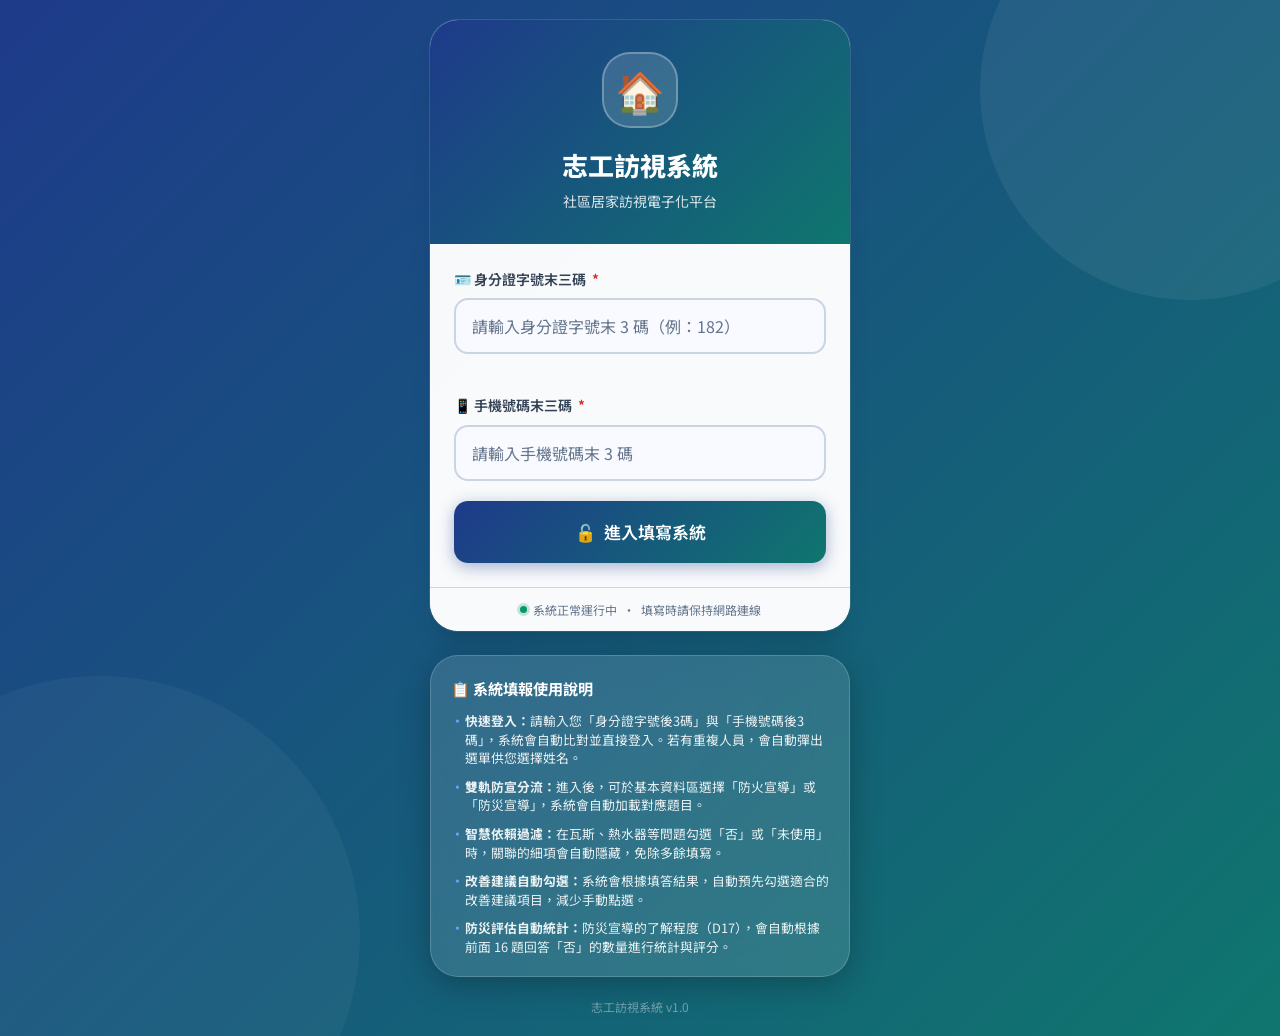
<file: frontend/index.html>
<!DOCTYPE html>
<html lang="zh-TW">
<head>
  <meta charset="UTF-8">
  <meta name="viewport" content="width=device-width, initial-scale=1.0, viewport-fit=cover">
  <meta name="theme-color" content="#1E3A8A">
  <meta name="description" content="社區志工居家訪視電子化填報系統，安全簡便的行動端平台。">
  <title>志工訪視系統 — 登入</title>
  <link rel="stylesheet" href="style.css">
</head>
<body>

<!-- 跑馬燈公告：內容來自「系統公告」工作表，沒有公告時整條不顯示 -->
<div class="marquee hidden" id="marquee" role="status" aria-live="polite">
  <span class="marquee-icon" aria-hidden="true">📢</span>
  <div class="marquee-viewport">
    <div class="marquee-track" id="marqueeTrack"></div>
  </div>
</div>

<!-- ======================== 登入頁面 ======================== -->
<main class="login-page">

  <div class="login-card">

    <!-- Hero 區塊 -->
    <div class="login-hero">
      <div class="login-logo" aria-hidden="true">🏠</div>
      <h1 class="login-title">志工訪視系統</h1>
      <p class="login-subtitle">社區居家訪視電子化平台</p>
    </div>

    <!-- 登入表單 -->
    <div class="login-form">

      <!-- 身分證字號末三碼 -->
      <div class="form-group">
        <label class="form-label" for="idCardInput">
          🪪 身分證字號末三碼 <span class="req">*</span>
        </label>
        <input
          type="text"
          class="form-input"
          id="idCardInput"
          maxlength="3"
          placeholder="請輸入身分證字號末 3 碼（例：182）"
          autocomplete="off"
          aria-required="true"
          style="text-transform: uppercase;"
        >
      </div>

      <!-- 手機末三碼 -->
      <div class="form-group">
        <label class="form-label" for="phoneInput">
          📱 手機號碼末三碼 <span class="req">*</span>
        </label>
        <input
          type="tel"
          class="form-input"
          id="phoneInput"
          maxlength="3"
          pattern="[0-9]{3}"
          placeholder="請輸入手機號碼末 3 碼"
          inputmode="numeric"
          autocomplete="off"
          aria-required="true"
        >
      </div>

      <!-- 姓名重合核對選單 (預設隱藏) -->
      <div id="disambiguationContainer" class="form-group hidden anim-slide-up">
        <label class="form-label" for="disambiguationSelect">
          👤 發現重複的人員，請選擇您的姓名與分隊 <span class="req">*</span>
        </label>
        <select class="form-select" id="disambiguationSelect">
          <option value="">— 請選擇您的姓名與所屬單位 —</option>
        </select>
      </div>

      <!-- 錯誤訊息 -->
      <div class="field-error hidden" id="loginError" role="alert" aria-live="polite">
        ⚠️ <span id="loginErrorText"></span>
      </div>

      <!-- 登入按鈕 -->
      <button
        class="btn btn-primary btn-full btn-lg"
        id="loginBtn"
        onclick="handleLogin()"
        aria-label="進入填寫系統"
      >
        <span id="loginBtnIcon">🔓</span>
        <span id="loginBtnText">進入填寫系統</span>
      </button>

    </div><!-- /.login-form -->

    <!-- 狀態列 -->
    <div class="login-footer">
      <span class="status-dot online" aria-hidden="true"></span>
      系統正常運行中 &nbsp;·&nbsp; 填寫時請保持網路連線
    </div>

  </div><!-- /.login-card -->

  <!-- 系統使用說明 -->
  <div class="card instruction-card" style="padding: 20px;">
    <h2 class="instruction-title">📋 系統填報使用說明</h2>
    <ul class="instruction-list">
      <li><strong>快速登入：</strong>請輸入您「身分證字號後3碼」與「手機號碼後3碼」，系統會自動比對並直接登入。若有重複人員，會自動彈出選單供您選擇姓名。</li>
      <li><strong>雙軌防宣分流：</strong>進入後，可於基本資料區選擇「防火宣導」或「防災宣導」，系統會自動加載對應題目。</li>
      <li><strong>智慧依賴過濾：</strong>在瓦斯、熱水器等問題勾選「否」或「未使用」時，關聯的細項會自動隱藏，免除多餘填寫。</li>
      <li><strong>改善建議自動勾選：</strong>系統會根據填答結果，自動預先勾選適合的改善建議項目，減少手動點選。</li>
      <li><strong>防災評估自動統計：</strong>防災宣導的了解程度（D17），會自動根據前面 16 題回答「否」的數量進行統計與評分。</li>
    </ul>
  </div>

  <p style="margin-top:20px;color:rgba(255,255,255,.4);font-size:.75rem;">
    志工訪視系統 v1.0
  </p>

</main>

<script src="app.js"></script>
<script>
  // ─── 頁面初始化 ───────────────────────────────────────────
  async function init() {
    // 若已登入，直接跳轉（大隊承辦人只查閱督導，進儀表板）
    const s = Session.get();
    if (s) {
      window.location.href =
        String(s.role || '').trim() === '大隊承辦人' ? 'dashboard.html' : 'form.html';
      return;
    }

    // 立刻喚醒後端：使用者輸入末三碼的這段時間拿來暖機，
    // 按下登入時就不必再等 Apps Script 啟動（冷啟動實測約 30 秒）。
    // 暖機完成後才載入公告，避免兩個請求互相排隊。
    API.warmUp().finally(() => Marquee.load('登入頁'));
  }

  // ─── 登入處理 ─────────────────────────────────────────────
  async function handleLogin() {
    const idCardInput    = document.getElementById('idCardInput');
    const phoneInput     = document.getElementById('phoneInput');
    const disambigSelect = document.getElementById('disambiguationSelect');
    const disambigCont   = document.getElementById('disambiguationContainer');
    const loginBtn       = document.getElementById('loginBtn');
    const loginError     = document.getElementById('loginError');
    const loginErrorText = document.getElementById('loginErrorText');

    const idCard = idCardInput.value.trim().toUpperCase();
    const phone  = phoneInput.value.trim();
    const name   = disambigSelect.value.trim(); // 只有當選單顯示且使用者選取時，才會有此值

    // 隱藏舊錯誤
    loginError.classList.add('hidden');
    phoneInput.style.borderColor = '';
    idCardInput.style.borderColor = '';
    disambigSelect.style.borderColor = '';

    // 驗證
    if (idCard.length !== 3) {
      _showError('請輸入身分證字號末 3 碼', idCardInput);
      return;
    }
    if (!/^\d{3}$/.test(phone)) {
      _showError('手機末三碼須為 3 位數字', phoneInput);
      return;
    }

    // 如果出現重複人名，且使用者還沒選
    if (!disambigCont.classList.contains('hidden') && !name) {
      _showError('請選擇您的姓名與所屬單位', disambigSelect);
      return;
    }

    // 送出驗證
    loginBtn.disabled = true;
    document.getElementById('loginBtnIcon').textContent = '⏳';
    document.getElementById('loginBtnText').textContent = '驗證中...';

    // 系統久未使用時，後端啟動需要較久。等太久要讓使用者知道還在跑，
    // 否則會以為當掉而重複點擊。
    const slowHints = [
      setTimeout(() => {
        document.getElementById('loginBtnText').textContent = '驗證中，系統啟動中請稍候...';
      }, 6000),
      setTimeout(() => {
        document.getElementById('loginBtnText').textContent = '首次使用需較久，請勿關閉頁面...';
      }, 15000),
    ];
    const clearHints = () => slowHints.forEach(clearTimeout);

    try {
      // 呼叫 API：如果需要核對則 name 傳空，否則傳選取的 name
      const res = await API.verifyLogin(idCard, phone, name);
      clearHints();

      if (res.success) {
        // 一併保留登入代碼：儀表板含個資，開啟時需再向後端驗證一次身分。
        // 只存在本次分頁的 sessionStorage，關閉分頁即消失。
        Session.set({
          ...res.user,
          idCard: idCard,
          phone: phone,
          loginTime: new Date().toISOString()
        });
        Toast.success(`歡迎，${res.user.name}！`);

        // 短暫停頓後跳轉
        document.getElementById('loginBtnIcon').textContent = '✅';
        document.getElementById('loginBtnText').textContent = '驗證成功，正在進入...';

        // 大隊承辦人只查閱督導、不填訪視表，登入後直接進儀表板
        const landing = String(res.user.role || '').trim() === '大隊承辦人'
          ? 'dashboard.html' : 'form.html';
        setTimeout(() => { window.location.href = landing; }, 700);

      } else if (res.needNameDisambiguation) {
        // 重重複名稱處理：填入下拉選單
        disambigSelect.innerHTML = '<option value="">— 請選擇您的姓名與所屬單位 —</option>';
        res.candidates.forEach(c => {
          const opt = document.createElement('option');
          opt.value = c.name;
          opt.textContent = `${c.name}（${c.branch}）`;
          disambigSelect.appendChild(opt);
        });

        disambigCont.classList.remove('hidden');
        Toast.warning('發現重複資料，請在下方選單確認您的姓名與分隊！');
        _resetBtn();
        disambigSelect.focus();

      } else {
        _showError(res.error || '驗證失敗，請確認資料是否正確');
        _resetBtn();
      }

    } catch (err) {
      clearHints();
      _showError('連線失敗：' + err.message + '，請再按一次登入');
      _resetBtn();
    }

    function _showError(msg, focusEl) {
      loginErrorText.textContent = msg;
      loginError.classList.remove('hidden');
      if (focusEl) {
        focusEl.style.borderColor = 'var(--c-danger)';
        focusEl.focus();
        setTimeout(() => focusEl.style.borderColor = '', 3000);
      }
    }

    function _resetBtn() {
      clearHints();
      loginBtn.disabled = false;
      document.getElementById('loginBtnIcon').textContent = '🔓';
      document.getElementById('loginBtnText').textContent = '進入填寫系統';
    }
  }

  // ─── 監聽輸入值改變（若使用者重新修改末三碼，應隱藏姓名選單） ─────
  function handleInputReset() {
    const disambigCont   = document.getElementById('disambiguationContainer');
    const disambigSelect = document.getElementById('disambiguationSelect');
    if (!disambigCont.classList.contains('hidden')) {
      disambigCont.classList.add('hidden');
      disambigSelect.innerHTML = '<option value="">— 請選擇您的姓名與所屬單位 —</option>';
    }
  }

  // ─── 初始掛載 ─────────────────────────────────────────────
  document.addEventListener('DOMContentLoaded', () => {
    const idCardInput = document.getElementById('idCardInput');
    const phoneInput  = document.getElementById('phoneInput');

    // 監聽 Enter 送出
    const submitOnEnter = (e) => {
      if (e.key === 'Enter') handleLogin();
    };
    phoneInput.addEventListener('keydown', submitOnEnter);
    idCardInput.addEventListener('keydown', submitOnEnter);

    // 監聽輸入重設
    idCardInput.addEventListener('input', handleInputReset);
    phoneInput.addEventListener('input', handleInputReset);

    init();
  });
</script>
</body>
</html>
</file>
<file: frontend/style.css>
/* ============================================================
   志工居家訪視系統 — 共用樣式表 (style.css)
   設計原則：行動裝置優先、大尺寸點擊區域、Premium 視覺
   ============================================================ */

@import url('https://fonts.googleapis.com/css2?family=Noto+Sans+TC:wght@300;400;500;600;700;900&display=swap');

/* ============================================================
   設計 Token
   ============================================================ */
:root {
  /* 主色 */
  --c-primary:        #1E3A8A;
  --c-primary-dark:   #1e2f6e;
  --c-primary-light:  #3B82F6;
  --c-secondary:      #0F766E;
  --c-secondary-light:#14B8A6;

  /* 語意色 */
  --c-success:     #059669;
  --c-success-bg:  #ECFDF5;
  --c-danger:      #DC2626;
  --c-danger-bg:   #FEF2F2;
  --c-warning:     #D97706;
  --c-warning-bg:  #FFFBEB;

  /* 背景 */
  --bg-page:     #EEF2FF;
  --bg-card:     #FFFFFF;
  --bg-input:    #F8FAFF;
  --bg-gradient: linear-gradient(135deg, #1E3A8A 0%, #0F766E 100%);

  /* 文字 */
  --text-primary:   #0F172A;
  --text-secondary: #334155;
  --text-muted:     #64748B;
  --text-white:     #FFFFFF;

  /* 邊框 */
  --border: #CBD5E1;
  --border-focus: #3B82F6;

  /* 陰影 */
  --shadow-sm: 0 1px 2px rgba(0,0,0,.06);
  --shadow:    0 4px 6px -1px rgba(0,0,0,.08), 0 2px 4px -1px rgba(0,0,0,.05);
  --shadow-lg: 0 10px 15px -3px rgba(0,0,0,.08), 0 4px 6px -2px rgba(0,0,0,.04);
  --shadow-xl: 0 20px 25px -5px rgba(0,0,0,.10), 0 10px 10px -5px rgba(0,0,0,.04);

  /* 圓角 */
  --r-sm:   8px;
  --r-md:   14px;
  --r-lg:   20px;
  --r-xl:   28px;
  --r-full: 9999px;

  /* 間距倍數 */
  --sp-1:  4px;
  --sp-2:  8px;
  --sp-3:  12px;
  --sp-4:  16px;
  --sp-5:  20px;
  --sp-6:  24px;
  --sp-8:  32px;
  --sp-10: 40px;

  /* 字體 */
  --font: 'Noto Sans TC', -apple-system, BlinkMacSystemFont, 'Segoe UI', sans-serif;

  /* 動畫曲線 */
  --ease: cubic-bezier(0.4, 0, 0.2, 1);
  --transition: all 0.2s var(--ease);
}

/* ============================================================
   Reset & Base
   ============================================================ */
*, *::before, *::after { box-sizing: border-box; margin: 0; padding: 0; }

html {
  -webkit-text-size-adjust: 100%;
  scroll-behavior: smooth;
  font-size: 16px;
}

body {
  font-family: var(--font);
  color: var(--text-primary);
  background: var(--bg-page);
  min-height: 100vh;
  line-height: 1.6;
  -webkit-font-smoothing: antialiased;
  -moz-osx-font-smoothing: grayscale;
}

a    { color: var(--c-primary); text-decoration: none; }
img  { max-width: 100%; display: block; }
button { cursor: pointer; border: none; background: none; font-family: inherit; }

/* ============================================================
   Typography helpers
   ============================================================ */
.text-xs    { font-size: .75rem; }
.text-sm    { font-size: .875rem; }
.text-base  { font-size: 1rem; }
.text-lg    { font-size: 1.125rem; }
.text-xl    { font-size: 1.25rem; }
.text-2xl   { font-size: 1.5rem; }

.fw-500 { font-weight: 500; }
.fw-600 { font-weight: 600; }
.fw-700 { font-weight: 700; }
.fw-800 { font-weight: 800; }

.text-muted   { color: var(--text-muted); }
.text-danger  { color: var(--c-danger); }
.text-success { color: var(--c-success); }
.text-white   { color: var(--text-white); }

/* ============================================================
   Layout
   ============================================================ */
.container {
  width: 100%;
  max-width: 540px;
  margin: 0 auto;
  padding: 0 var(--sp-4);
}

.page-content {
  padding: var(--sp-5) var(--sp-4) 130px;
  max-width: 540px;
  margin: 0 auto;
}

/* ============================================================
   Card
   ============================================================ */
.card {
  background: var(--bg-card);
  border-radius: var(--r-lg);
  box-shadow: var(--shadow);
  overflow: hidden;
}
.card-body { padding: var(--sp-5); }

/* ============================================================
   Form Controls
   ============================================================ */
.form-group { display: flex; flex-direction: column; gap: var(--sp-2); }
.form-group + .form-group { margin-top: var(--sp-5); }

.form-label {
  font-size: .875rem;
  font-weight: 600;
  color: var(--text-secondary);
  display: flex;
  align-items: center;
  gap: var(--sp-1);
}
.form-label .req { color: var(--c-danger); margin-left: 2px; }

.form-input,
.form-select,
.form-textarea {
  width: 100%;
  padding: 14px 16px;
  font-size: 1rem;
  font-family: var(--font);
  color: var(--text-primary);
  background: var(--bg-input);
  border: 2px solid var(--border);
  border-radius: var(--r-md);
  transition: var(--transition);
  -webkit-appearance: none;
  appearance: none;
}
.form-input:focus, .form-select:focus, .form-textarea:focus {
  outline: none;
  border-color: var(--border-focus);
  background: #fff;
  box-shadow: 0 0 0 3px rgba(59,130,246,.15);
}
.form-input::placeholder, .form-textarea::placeholder { color: var(--text-muted); }

.form-select {
  background-image: url("data:image/svg+xml,%3Csvg xmlns='http://www.w3.org/2000/svg' width='20' height='20' viewBox='0 0 24 24' fill='none' stroke='%2364748B' stroke-width='2'%3E%3Cpolyline points='6 9 12 15 18 9'/%3E%3C/svg%3E");
  background-repeat: no-repeat;
  background-position: right 14px center;
  padding-right: 44px;
}

.form-textarea { resize: vertical; min-height: 96px; }

.field-error {
  font-size: .8125rem;
  color: var(--c-danger);
  display: flex;
  align-items: center;
  gap: 4px;
}

/* ============================================================
   Buttons
   ============================================================ */
.btn {
  display: inline-flex;
  align-items: center;
  justify-content: center;
  gap: var(--sp-2);
  padding: 16px 24px;
  min-height: 56px;
  font-size: 1rem;
  font-weight: 600;
  font-family: var(--font);
  border-radius: var(--r-md);
  border: none;
  cursor: pointer;
  transition: var(--transition);
  white-space: nowrap;
  -webkit-tap-highlight-color: transparent;
}
.btn:disabled         { opacity: .6; cursor: not-allowed; transform: none !important; }
.btn:active:not(:disabled) { transform: scale(.97); }

.btn-primary {
  background: linear-gradient(135deg, var(--c-primary), var(--c-secondary));
  color: #fff;
  box-shadow: 0 4px 16px rgba(30,58,138,.38);
}
.btn-primary:hover:not(:disabled) {
  box-shadow: 0 6px 22px rgba(30,58,138,.50);
  transform: translateY(-1px);
}

.btn-secondary {
  background: var(--bg-card);
  color: var(--text-primary);
  border: 2px solid var(--border);
}
.btn-secondary:hover:not(:disabled) {
  border-color: var(--c-primary-light);
  color: var(--c-primary);
  background: #EEF2FF;
}

.btn-success {
  background: linear-gradient(135deg, var(--c-success), #065F46);
  color: #fff;
  box-shadow: 0 4px 16px rgba(5,150,105,.38);
}
.btn-success:hover:not(:disabled) {
  box-shadow: 0 6px 22px rgba(5,150,105,.50);
  transform: translateY(-1px);
}

.btn-full { width: 100%; }
.btn-sm   { padding: 10px 18px; min-height: 42px; font-size: .875rem; }
.btn-lg   { padding: 18px 28px; min-height: 62px; font-size: 1.0625rem; }

/* ============================================================
   大型單選按鈕（是否題 / 單選題）
   ============================================================ */
.radio-group, .checkbox-group {
  display: flex;
  flex-direction: column;
  gap: var(--sp-3);
}

.radio-option, .checkbox-option {
  display: flex;
  align-items: center;
  gap: var(--sp-3);
  padding: 16px 20px;
  min-height: 58px;
  border: 2px solid var(--border);
  border-radius: var(--r-md);
  background: var(--bg-input);
  cursor: pointer;
  transition: var(--transition);
  user-select: none;
  -webkit-tap-highlight-color: transparent;
}
.radio-option:hover, .checkbox-option:hover {
  border-color: var(--c-primary-light);
  background: #EEF2FF;
}
.radio-option.selected, .checkbox-option.selected {
  border-color: var(--c-primary);
  background: linear-gradient(135deg, rgba(30,58,138,.07), rgba(15,118,110,.07));
  box-shadow: inset 0 0 0 1px var(--c-primary);
}

/* 自訂圓形/方形指示器 */
.radio-indicator, .check-indicator {
  width: 24px; height: 24px;
  border: 2px solid var(--border);
  border-radius: 50%;
  flex-shrink: 0;
  display: flex; align-items: center; justify-content: center;
  transition: var(--transition);
  background: #fff;
}
.check-indicator { border-radius: var(--r-sm); }

.radio-option.selected .radio-indicator {
  border-color: var(--c-primary);
  background: var(--c-primary);
}
.radio-option.selected .radio-indicator::after {
  content: '';
  width: 8px; height: 8px;
  background: #fff;
  border-radius: 50%;
}

.checkbox-option.selected .check-indicator {
  border-color: var(--c-primary);
  background: var(--c-primary);
}
.checkbox-option.selected .check-indicator::after {
  content: '✓';
  color: #fff;
  font-size: 13px;
  font-weight: 700;
  line-height: 1;
}

.option-label {
  font-size: 1rem;
  font-weight: 500;
  color: var(--text-primary);
  flex: 1;
}

/* ============================================================
   Loading Spinner & Overlay
   ============================================================ */
.spinner {
  width: 40px; height: 40px;
  border: 3px solid rgba(30,58,138,.15);
  border-top-color: var(--c-primary);
  border-radius: 50%;
  animation: spin .75s linear infinite;
}
@keyframes spin { to { transform: rotate(360deg); } }

.loading-overlay {
  position: fixed; inset: 0;
  background: rgba(255,255,255,.92);
  display: flex; flex-direction: column;
  align-items: center; justify-content: center;
  gap: var(--sp-4);
  z-index: 1000;
  backdrop-filter: blur(4px);
}
.loading-overlay p { color: var(--text-muted); font-size: .9rem; }

/* ============================================================
   Toast 通知
   ============================================================ */
.toast-container {
  position: fixed;
  top: var(--sp-5);
  left: 50%; transform: translateX(-50%);
  width: calc(100% - var(--sp-8));
  max-width: 480px;
  z-index: 9999;
  display: flex; flex-direction: column; gap: var(--sp-2);
  pointer-events: none;
}
.toast {
  display: flex; align-items: center; gap: var(--sp-3);
  padding: 14px 18px;
  border-radius: var(--r-md);
  font-size: .9rem; font-weight: 500;
  box-shadow: var(--shadow-lg);
  animation: toastIn .3s var(--ease);
  pointer-events: all;
}
@keyframes toastIn  { from { opacity: 0; transform: translateY(-14px); } to { opacity: 1; transform: none; } }
@keyframes toastOut { to   { opacity: 0; transform: translateY(-8px);  } }

.toast-success { background: #ECFDF5; color: #065F46; border-left: 4px solid var(--c-success); }
.toast-error   { background: #FEF2F2; color: #991B1B; border-left: 4px solid var(--c-danger); }
.toast-warning { background: #FFFBEB; color: #92400E; border-left: 4px solid var(--c-warning); }
.toast-info    { background: #EFF6FF; color: #1E40AF; border-left: 4px solid var(--c-primary); }

/* ============================================================
   Top Bar（頂部導覽）
   ============================================================ */
.top-bar {
  position: sticky; top: 0; z-index: 100;
  background: var(--bg-gradient);
  color: #fff;
  box-shadow: var(--shadow-lg);
}
.top-bar-inner {
  display: flex;
  align-items: center;
  justify-content: space-between;
  padding: var(--sp-4) var(--sp-4);
  max-width: 540px;
  margin: 0 auto;
}
.top-bar-title    { font-size: 1rem;   font-weight: 700; }
.top-bar-subtitle { font-size: .75rem; opacity: .85; margin-top: 2px; }

.back-btn {
  background: rgba(255,255,255,.15);
  color: #fff;
  padding: 8px 14px;
  border-radius: var(--r-sm);
  font-size: .875rem;
  font-weight: 600;
  display: flex; align-items: center; gap: 4px;
  transition: var(--transition);
}
.back-btn:hover { background: rgba(255,255,255,.25); }

/* 進度條 */
.progress-bar  { height: 4px; background: rgba(255,255,255,.2); }
.progress-fill {
  height: 100%;
  background: #FCD34D;
  border-radius: var(--r-full);
  transition: width .45s var(--ease);
}

/* ============================================================
   Section Header
   ============================================================ */
.section-header {
  display: flex; align-items: center; gap: var(--sp-3);
  margin-bottom: var(--sp-4);
}
.section-icon {
  width: 42px; height: 42px;
  border-radius: var(--r-md);
  background: var(--bg-gradient);
  display: flex; align-items: center; justify-content: center;
  font-size: 1.25rem;
  flex-shrink: 0;
}
.section-title    { font-size: 1rem;    font-weight: 700; color: var(--text-primary); }
.section-subtitle { font-size: .8125rem; color: var(--text-muted); }

/* ============================================================
   GPS 按鈕
   ============================================================ */
.gps-btn {
  display: flex; align-items: center; justify-content: center; gap: var(--sp-2);
  width: 100%; padding: 14px;
  border: 2px dashed var(--c-secondary-light);
  border-radius: var(--r-md);
  background: rgba(15,118,110,.05);
  color: var(--c-secondary);
  font-size: .9375rem; font-weight: 600;
  cursor: pointer;
  transition: var(--transition);
}
.gps-btn:hover  { background: rgba(15,118,110,.1); border-style: solid; }
.gps-btn.active {
  border-style: solid;
  border-color: var(--c-success);
  background: var(--c-success-bg);
  color: var(--c-success);
}

.gps-result {
  margin-top: var(--sp-2);
  padding: 10px 14px;
  background: var(--c-success-bg);
  border-radius: var(--r-sm);
  font-size: .8375rem;
  color: #065F46;
  line-height: 1.5;
}

/* ============================================================
   訪視題目卡片
   ============================================================ */
.question-card {
  background: var(--bg-card);
  border: 1px solid var(--border);
  border-radius: var(--r-lg);
  box-shadow: var(--shadow-sm);
  overflow: hidden;
  transition: box-shadow .2s var(--ease), border-color .2s var(--ease);
  margin-top: var(--sp-4);
}
.question-card.answered {
  border-color: var(--c-success);
  box-shadow: 0 0 0 1px var(--c-success), var(--shadow-sm);
}

.question-header {
  padding: var(--sp-4) var(--sp-5);
  border-bottom: 1px solid #F1F5F9;
  display: flex; align-items: flex-start; gap: var(--sp-3);
}
.q-badge {
  background: var(--bg-gradient);
  color: #fff;
  font-size: .75rem; font-weight: 700;
  padding: 3px 10px;
  border-radius: var(--r-full);
  flex-shrink: 0;
  margin-top: 2px;
}
.q-category {
  font-size: .6875rem; font-weight: 500;
  color: var(--text-muted);
  background: #F1F5F9;
  padding: 2px 7px;
  border-radius: var(--r-full);
  flex-shrink: 0;
  margin-top: 3px;
}
.q-required {
  font-size: .7rem; font-weight: 700;
  color: #fff;
  background: var(--c-danger);
  padding: 2px 7px;
  border-radius: var(--r-full);
  flex-shrink: 0;
  margin-top: 3px;
}
.q-optional {
  font-size: .7rem; font-weight: 600;
  color: var(--text-muted);
  background: #E2E8F0;
  padding: 2px 7px;
  border-radius: var(--r-full);
  flex-shrink: 0;
  margin-top: 3px;
}
.q-text {
  font-size: 1.2rem; font-weight: 700;
  color: var(--text-primary);
  line-height: 1.6;
  flex: 1;
}
.question-body { padding: var(--sp-4) var(--sp-5); }

/* ============================================================
   底部操作列
   ============================================================ */
.bottom-bar {
  position: fixed; bottom: 0; left: 0; right: 0;
  background: var(--bg-card);
  border-top: 1px solid var(--border);
  padding: var(--sp-4);
  box-shadow: 0 -4px 16px rgba(0,0,0,.07);
  z-index: 100;
}
.bottom-bar-inner {
  max-width: 540px;
  margin: 0 auto;
  display: flex;
  gap: var(--sp-3);
}

/* ============================================================
   登入頁
   ============================================================ */
.login-page {
  min-height: 100vh;
  background: var(--bg-gradient);
  display: flex; flex-direction: column;
  align-items: center; justify-content: center;
  padding: var(--sp-5);
  position: relative;
  overflow: hidden;
}

/* 背景裝飾圓 */
.login-page::before {
  content: '';
  position: absolute;
  top: -120px; right: -120px;
  width: 420px; height: 420px;
  border-radius: 50%;
  background: rgba(255,255,255,.06);
  pointer-events: none;
}
.login-page::after {
  content: '';
  position: absolute;
  bottom: -160px; left: -160px;
  width: 520px; height: 520px;
  border-radius: 50%;
  background: rgba(255,255,255,.04);
  pointer-events: none;
}

.login-card {
  width: 100%; max-width: 420px;
  background: rgba(255,255,255,.97);
  border-radius: var(--r-xl);
  box-shadow: var(--shadow-xl);
  overflow: hidden;
  animation: fadeUp .5s var(--ease);
  position: relative;
  z-index: 1;
}
@keyframes fadeUp {
  from { opacity: 0; transform: translateY(28px); }
  to   { opacity: 1; transform: none; }
}

.login-hero {
  background: var(--bg-gradient);
  padding: var(--sp-8) var(--sp-6);
  text-align: center;
  color: #fff;
}
.login-logo {
  width: 76px; height: 76px;
  background: rgba(255,255,255,.15);
  border-radius: var(--r-xl);
  border: 2px solid rgba(255,255,255,.28);
  display: flex; align-items: center; justify-content: center;
  font-size: 2.5rem;
  margin: 0 auto var(--sp-4);
  backdrop-filter: blur(8px);
}
.login-title    { font-size: 1.625rem; font-weight: 800; margin-bottom: 4px; }
.login-subtitle { font-size: .875rem;  opacity: .85; }

.login-form {
  padding: var(--sp-6);
  display: flex; flex-direction: column; gap: var(--sp-5);
}

.login-footer {
  padding: var(--sp-3) var(--sp-6);
  background: #F8FAFC;
  border-top: 1px solid var(--border);
  text-align: center;
  font-size: .75rem;
  color: var(--text-muted);
  display: flex; align-items: center; justify-content: center; gap: 6px;
}

.status-dot {
  width: 7px; height: 7px;
  border-radius: 50%;
  flex-shrink: 0;
}
.online  { background: var(--c-success); box-shadow: 0 0 0 3px rgba(5,150,105,.22); }

/* ============================================================
   預覽頁
   ============================================================ */
.preview-item {
  display: flex;
  justify-content: space-between;
  align-items: flex-start;
  gap: var(--sp-4);
  padding: var(--sp-3) 0;
  border-bottom: 1px solid #F1F5F9;
}
.preview-item:last-child { border-bottom: none; }

.preview-label {
  font-size: .8125rem; font-weight: 600;
  color: var(--text-muted);
  flex-shrink: 0; width: 82px;
}
.preview-value {
  font-size: .9rem; font-weight: 600;
  color: var(--text-primary);
  text-align: right; flex: 1;
}

.preview-tag {
  display: inline-block;
  background: #EEF2FF;
  color: var(--c-primary);
  border: 1px solid #C7D2FE;
  padding: 3px 10px;
  border-radius: var(--r-full);
  font-size: .8rem; font-weight: 600;
  margin: 2px;
}

.answer-row {
  display: flex; gap: var(--sp-3);
  padding: var(--sp-3) 0;
  border-bottom: 1px solid #F1F5F9;
  align-items: flex-start;
}
.answer-row:last-child { border-bottom: none; }

.answer-qid {
  font-size: .8rem; font-weight: 700;
  color: var(--text-muted);
  background: #F1F5F9;
  padding: 3px 8px;
  border-radius: var(--r-sm);
  flex-shrink: 0;
  margin-top: 2px;
}
.answer-content { flex: 1; }
.answer-q-text  { font-size: .8125rem; color: var(--text-muted); margin-bottom: 4px; }
.answer-value   { font-size: .9375rem; font-weight: 600; color: var(--text-primary); }

/* 成功 Modal */
.success-modal {
  position: fixed; inset: 0;
  background: rgba(0,0,0,.65);
  display: flex; align-items: center; justify-content: center;
  z-index: 9999; padding: var(--sp-5);
  backdrop-filter: blur(6px);
}
.success-modal-card {
  background: #fff;
  border-radius: var(--r-xl);
  padding: var(--sp-10) var(--sp-8);
  text-align: center;
  max-width: 360px; width: 100%;
  box-shadow: 0 25px 50px rgba(0,0,0,.3);
  animation: fadeUp .4s var(--ease);
}

/* ============================================================
   Utility
   ============================================================ */
.mt-4   { margin-top: var(--sp-4); }
.mt-5   { margin-top: var(--sp-5); }
.mb-3   { margin-bottom: var(--sp-3); }
.hidden { display: none !important; }
.flex   { display: flex; }
.items-center { align-items: center; }
.justify-between { justify-content: space-between; }
.gap-2  { gap: var(--sp-2); }
.gap-3  { gap: var(--sp-3); }
.w-full { width: 100%; }

/* 卡片間距 */
.card + .card   { margin-top: var(--sp-4); }

/* ============================================================
   安全區域（iPhone 劉海 / Home Bar）
   ============================================================ */
@supports (padding: max(0px)) {
  .bottom-bar {
    padding-bottom: max(var(--sp-4), env(safe-area-inset-bottom));
  }
  .login-page {
    padding-bottom: max(var(--sp-5), env(safe-area-inset-bottom));
  }
}

/* ============================================================
   動畫
   ============================================================ */
.anim-slide-up {
  animation: slideUp .3s var(--ease) both;
}
@keyframes slideUp {
  from { opacity: 0; transform: translateY(14px); }
  to   { opacity: 1; transform: none; }
}
.anim-fade {
  animation: fadeIn .25s var(--ease);
}
@keyframes fadeIn { from { opacity: 0; } to { opacity: 1; } }

/* ============================================================
   姓名搜尋下拉清單
   ============================================================ */
.name-dropdown {
  position: absolute;
  top: calc(100% + 4px);
  left: 0;
  right: 0;
  background: #fff;
  border: 1.5px solid var(--border-focus);
  border-radius: var(--r-md);
  box-shadow: var(--shadow-lg);
  max-height: 260px;
  overflow-y: auto;
  z-index: 100;
}
.name-dropdown-group {
  padding: 6px 14px 4px;
  font-size: .72rem;
  font-weight: 700;
  letter-spacing: .06em;
  color: var(--text-muted);
  background: var(--bg-subtle);
  text-transform: uppercase;
  position: sticky;
  top: 0;
}
.name-dropdown-item {
  padding: 12px 16px;
  cursor: pointer;
  font-size: .95rem;
  border-bottom: 1px solid var(--border-subtle);
  transition: background .15s;
}
.name-dropdown-item:last-child { border-bottom: none; }
.name-dropdown-item:hover,
.name-dropdown-item:focus { background: var(--bg-subtle); }
.name-dropdown-empty {
  padding: 16px;
  text-align: center;
  color: var(--text-muted);
  font-size: .9rem;
}

/* ============================================================
   協同志工 標籤選取器
   ============================================================ */
.teammate-chips-container {
  display: flex;
  flex-wrap: wrap;
  gap: var(--sp-2);
  margin-top: var(--sp-3);
}

.teammate-chip {
  display: inline-flex;
  align-items: center;
  gap: 6px;
  padding: 8px 14px;
  border: 2px solid var(--border);
  border-radius: var(--r-full);
  background: var(--bg-input);
  font-size: .875rem;
  font-weight: 500;
  color: var(--text-secondary);
  cursor: pointer;
  transition: var(--transition);
  user-select: none;
  -webkit-tap-highlight-color: transparent;
}

.teammate-chip:hover {
  border-color: var(--c-primary-light);
  background: #EEF2FF;
}

.teammate-chip.selected {
  background: var(--c-primary);
  color: #fff;
  border-color: var(--c-primary);
  box-shadow: 0 2px 6px rgba(30, 58, 138, 0.2);
}

/* ============================================================
   桌面端（540px 以上）fallback
   ============================================================ */
@media (min-width: 540px) {
  .login-card { box-shadow: var(--shadow-xl), 0 0 0 1px rgba(255,255,255,.12); }
}

/* ============================================================
   系統使用說明卡片
   ============================================================ */
.instruction-card {
  width: 100%; max-width: 420px;
  margin-top: 24px;
  background: rgba(255, 255, 255, 0.12);
  backdrop-filter: blur(16px);
  -webkit-backdrop-filter: blur(16px);
  border: 1px solid rgba(255, 255, 255, 0.18);
  border-radius: var(--r-xl);
  color: rgba(255, 255, 255, 0.9);
  box-shadow: 0 8px 32px 0 rgba(0, 0, 0, 0.25);
  animation: fadeUp .5s var(--ease);
  position: relative;
  z-index: 1;
}
.instruction-title {
  font-size: 0.95rem;
  font-weight: 700;
  margin-bottom: 12px;
  color: #fff;
  display: flex;
  align-items: center;
  gap: 8px;
}
.instruction-list {
  list-style: none;
  padding: 0;
  margin: 0;
  display: flex;
  flex-direction: column;
  gap: 10px;
}
.instruction-list li {
  font-size: 0.8rem;
  line-height: 1.45;
  position: relative;
  padding-left: 14px;
}
.instruction-list li::before {
  content: "•";
  position: absolute;
  left: 0;
  color: #60A5FA;
  font-weight: bold;
}

/* ============================================================
   全螢幕手寫簽名板 Modal
   ============================================================ */
.fullscreen-modal {
  position: fixed;
  top: 0; left: 0; right: 0; bottom: 0;
  background: #FFFFFF;
  z-index: 9999;
  display: flex;
  flex-direction: column;
  animation: modalFadeIn 0.2s cubic-bezier(0.16, 1, 0.3, 1);
}
.fullscreen-modal.hidden {
  display: none !important;
}
.fullscreen-modal-content {
  flex: 1;
  display: flex;
  flex-direction: column;
  height: 100%;
}
.fullscreen-modal-header {
  padding: 14px 20px;
  border-bottom: 1px solid var(--border);
  display: flex;
  justify-content: space-between;
  align-items: center;
  background: #F8FAFC;
  flex-shrink: 0;
}
.fullscreen-canvas-container {
  flex: 1;
  position: relative;
  background: #F1F5F9;
  overflow: hidden;
}
.fullscreen-canvas-container canvas {
  width: 100%;
  height: 100%;
  display: block;
  touch-action: none;
}
.fullscreen-modal-footer {
  padding: 14px 20px;
  border-top: 1px solid var(--border);
  display: flex;
  justify-content: flex-end;
  align-items: center;
  gap: 12px;
  background: #F8FAFC;
  flex-shrink: 0;
}

@keyframes modalFadeIn {
  from { opacity: 0; transform: scale(0.96); }
  to   { opacity: 1; transform: scale(1); }
}

/* ============================================================
   數據分析儀表板專屬樣式 (Dashboard)
   ============================================================ */
.dashboard-grid {
  display: grid;
  grid-template-columns: repeat(auto-fit, minmax(240px, 1fr));
  gap: var(--sp-4);
  margin-bottom: var(--sp-5);
}

.kpi-card {
  background: var(--bg-card);
  border-radius: var(--r-lg);
  padding: 20px;
  box-shadow: var(--shadow);
  display: flex;
  justify-content: space-between;
  align-items: center;
  border-left: 5px solid var(--c-primary);
  transition: var(--transition);
}
.kpi-card:hover {
  transform: translateY(-2px);
  box-shadow: var(--shadow-lg);
}
.kpi-card.success { border-left-color: var(--c-success); }
.kpi-card.warning { border-left-color: var(--c-warning); }
.kpi-card.info    { border-left-color: var(--c-primary-light); }
.kpi-card.danger  { border-left-color: var(--c-danger); }

/* 名單表格：欄位不折成直排，過寬時整張表橫向捲動 */
#listBody td, #listSection thead th { white-space: nowrap; }
#listBody td:nth-child(8) { white-space: normal; min-width: 220px; }

/* 可點擊展開名單的指標卡 */
.kpi-card.action-card { cursor: pointer; }
.kpi-card.action-card:focus-visible {
  outline: 3px solid var(--c-primary-light);
  outline-offset: 2px;
}

.kpi-val {
  font-size: 1.875rem;
  font-weight: 900;
  color: var(--text-primary);
  line-height: 1.2;
  margin-top: 4px;
}
.kpi-title {
  font-size: 0.8125rem;
  font-weight: 700;
  color: var(--text-muted);
  text-transform: uppercase;
}
.kpi-desc {
  font-size: 0.75rem;
  color: var(--text-muted);
  margin-top: 4px;
}
.kpi-icon {
  font-size: 2.2rem;
  opacity: 0.85;
}

.dashboard-row {
  display: flex;
  flex-direction: column;
  gap: var(--sp-5);
  margin-bottom: var(--sp-6);
}

@media (min-width: 768px) {
  .dashboard-row {
    flex-direction: row;
  }
  .dashboard-col-6 {
    flex: 1;
    min-width: 0;
  }
}

.chart-card {
  background: var(--bg-card);
  border-radius: var(--r-lg);
  padding: 20px;
  box-shadow: var(--shadow);
  height: 100%;
  display: flex;
  flex-direction: column;
}
.chart-header {
  display: flex;
  justify-content: space-between;
  align-items: center;
  margin-bottom: var(--sp-4);
  border-bottom: 1px solid #F1F5F9;
  padding-bottom: 12px;
}
.chart-title {
  font-size: 0.95rem;
  font-weight: 700;
  color: var(--text-primary);
}
.chart-container {
  position: relative;
  flex: 1;
  width: 100%;
  min-height: 280px;
}

.dashboard-select {
  padding: 8px 12px;
  border-radius: var(--r-sm);
  border: 1px solid var(--border);
  background-color: var(--bg-card);
  font-size: 0.85rem;
  color: var(--text-secondary);
  font-weight: 600;
  outline: none;
  max-width: 100%;
}
.dashboard-select:focus {
  border-color: var(--c-primary-light);
  box-shadow: 0 0 0 2px rgba(59, 130, 246, 0.15);
}

.map-container {
  height: 380px;
  width: 100%;
  border-radius: var(--r-md);
  border: 1px solid var(--border);
  z-index: 1;
}

.rank-table {
  width: 100%;
  border-collapse: collapse;
  margin-top: 10px;
}
.rank-table th {
  background: #F8FAFC;
  padding: 10px 12px;
  font-size: 0.75rem;
  font-weight: 700;
  color: var(--text-muted);
  text-align: left;
  border-bottom: 1px solid #F1F5F9;
}
.rank-table td {
  padding: 12px;
  font-size: 0.8125rem;
  color: var(--text-secondary);
  border-bottom: 1px solid #F8FAFC;
}
.rank-table tr:last-child td {
  border-bottom: none;
}
.rank-badge {
  display: inline-flex;
  align-items: center;
  justify-content: center;
  width: 22px;
  height: 22px;
  border-radius: 50%;
  font-size: 0.75rem;
  font-weight: 700;
}
.rank-badge.top-1 { background: #FEF3C7; color: #D97706; }
.rank-badge.top-2 { background: #E2E8F0; color: #475569; }
.rank-badge.top-3 { background: #FFEDD5; color: #EA580C; }
.rank-badge.top-other { background: #F1F5F9; color: #64748B; }

/* ============================================================
   跑馬燈公告（內容維護於「系統公告」工作表；無內容時整條隱藏）
   ============================================================ */
.marquee {
  display: flex;
  align-items: center;
  gap: 8px;
  padding: 7px 12px;
  background: #FFFBEB;
  border-bottom: 1px solid #FDE68A;
  color: #92400E;
  overflow: hidden;
}
.marquee-icon {
  flex-shrink: 0;
  font-size: 0.95rem;
  line-height: 1;
}
/* min-width:0 讓 flex 子項可以縮，否則長文字會把版面往右撐開 */
.marquee-viewport {
  flex: 1;
  min-width: 0;
  overflow: hidden;
}
.marquee-track {
  display: inline-flex;
  white-space: nowrap;
  will-change: transform;
  animation: marquee-scroll linear infinite;
}
.marquee-text {
  font-size: 0.85rem;
  font-weight: 600;
}
/* 由畫面右緣進場，往左跑到完全離開，再從右邊重來（同時只會看到一次內容） */
@keyframes marquee-scroll {
  from { transform: translateX(var(--marquee-start, 100%)); }
  to   { transform: translateX(calc(-1 * var(--marquee-shift, 100%))); }
}
/* 內容一行放得下時靜止顯示，不捲動（由 Marquee.fit 自動判斷後加上此類別）*/
.marquee.marquee-static .marquee-track {
  animation: none;
  transform: none;
}

/* 滑過或以鍵盤聚焦時暫停，方便看清楚內容 */
.marquee:hover .marquee-track,
.marquee:focus-within .marquee-track { animation-play-state: paused; }

/* 使用者若在系統設定關閉動畫效果，改為可自行左右捲動的靜態列 */
@media (prefers-reduced-motion: reduce) {
  .marquee-track { animation: none; }
  .marquee-viewport { overflow-x: auto; }
}

/* 登入頁是滿版置中版面，有跑馬燈時高度要扣掉，避免整頁多出捲軸 */
body.has-marquee .login-page { min-height: calc(100vh - 2.6rem); }

/* ============================================================
   數字欄位的加減按鈕（手機不會顯示原生上下箭頭，改用大按鈕）
   ============================================================ */
.num-stepper { display: flex; align-items: stretch; gap: 8px; }

.num-stepper .form-input {
  flex: 1;
  min-width: 0;            /* Flex 子項預設 min-width:auto，會把版面撐開 */
  text-align: center;
  font-weight: 700;
  font-size: 1.05rem;
  padding-left: 4px;
  padding-right: 4px;
}

.num-btn {
  flex: none;
  width: 52px;
  min-height: 52px;        /* 手指點擊安全尺寸 */
  border: 2px solid var(--border);
  border-radius: var(--r-md);
  background: #fff;
  color: var(--c-primary);
  font-size: 1.5rem;
  font-weight: 700;
  line-height: 1;
  display: flex;
  align-items: center;
  justify-content: center;
  cursor: pointer;
  user-select: none;
  -webkit-user-select: none;
  touch-action: manipulation;   /* 避免連點兩下被當成放大手勢 */
  transition: var(--transition);
}
.num-btn:active {
  background: var(--c-primary);
  color: #fff;
  border-color: var(--c-primary);
}
.num-btn:focus-visible {
  outline: none;
  border-color: var(--border-focus);
  box-shadow: 0 0 0 3px rgba(59,130,246,.15);
}

/* 桌機原生的上下小箭頭改由上面的按鈕取代，兩邊畫面才一致 */
.num-stepper input[type=number]::-webkit-outer-spin-button,
.num-stepper input[type=number]::-webkit-inner-spin-button {
  -webkit-appearance: none;
  margin: 0;
}
.num-stepper input[type=number] { -moz-appearance: textfield; }

/* 家庭成員結構：一項一列（標籤在左、加減在右），寬螢幕再排成兩欄 */
/* 欄寬不足 270px 時自動退回單欄，避免標籤被擠成直式換行 */
.family-list {
  display: grid;
  grid-template-columns: repeat(auto-fit, minmax(270px, 1fr));
  gap: 10px 24px;
}
.family-row { display: flex; align-items: center; gap: 10px; }
.family-row .family-label {
  flex: 1;
  min-width: 0;
  white-space: nowrap;
  font-size: .875rem;
  font-weight: 600;
  color: var(--text-secondary);
}
.family-row .num-stepper { flex: none; width: 176px; }
</file>
